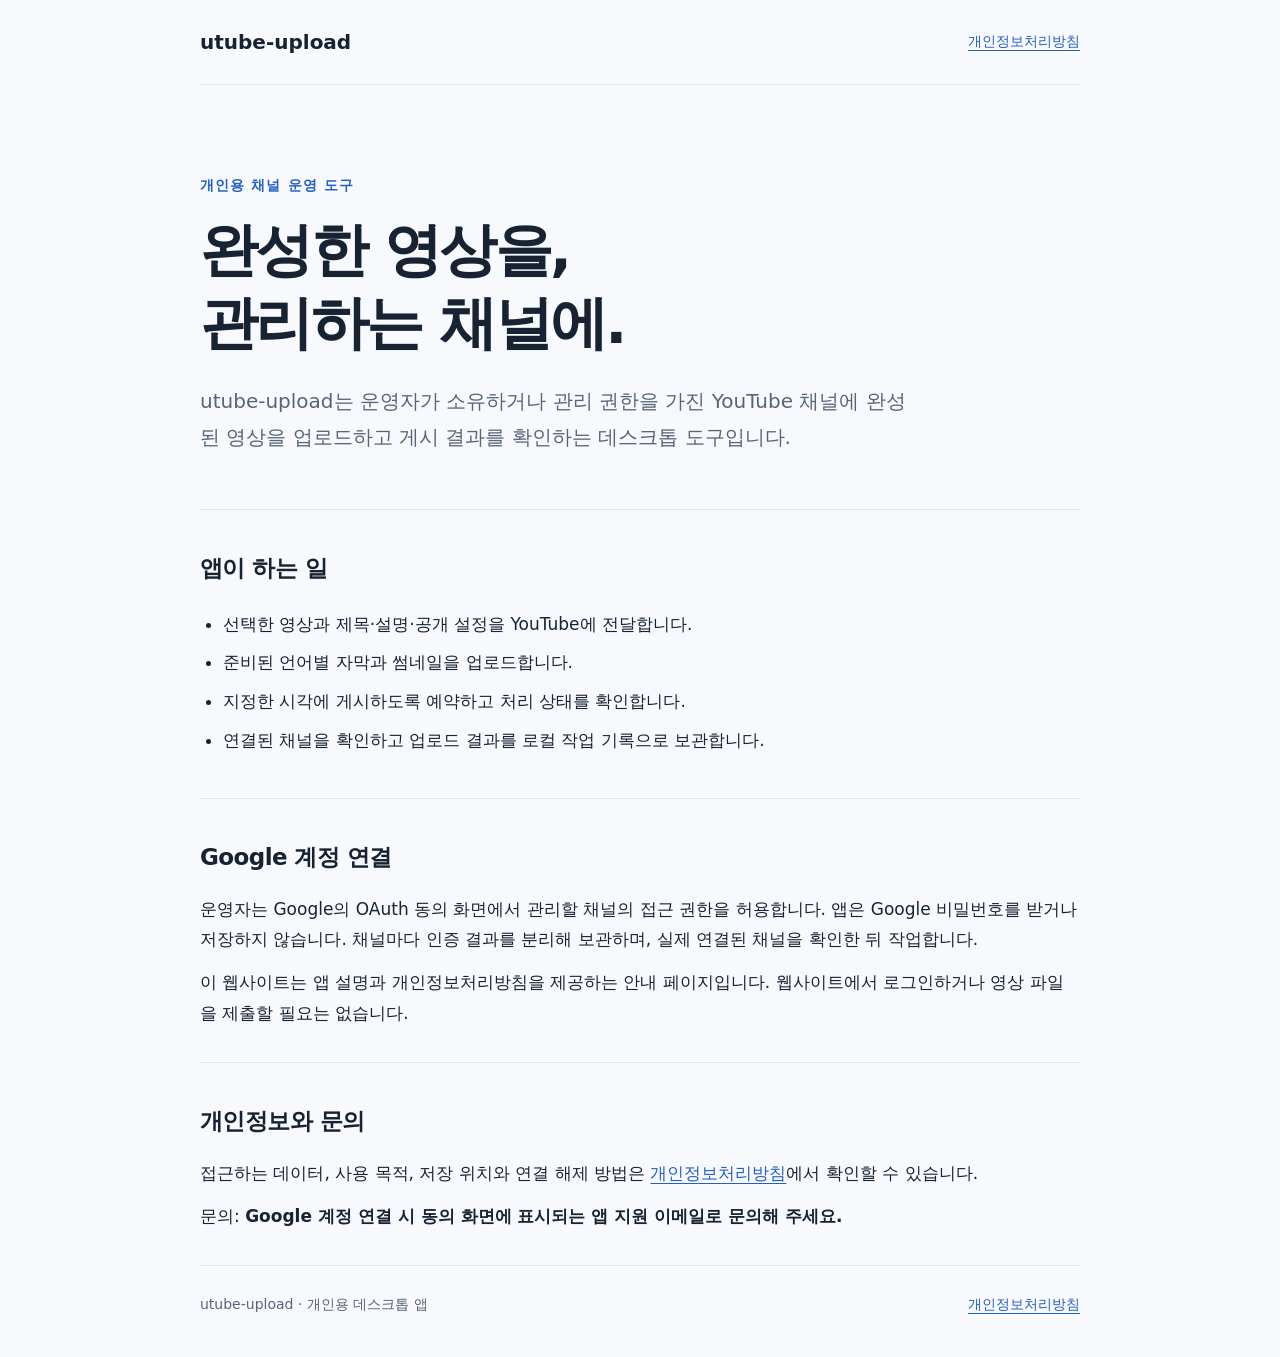
<file: index.html>
<!doctype html>
<html lang="ko">
<head>
  <meta charset="utf-8">
  <meta name="viewport" content="width=device-width, initial-scale=1">
  <meta name="description" content="utube-upload는 운영자가 관리하는 YouTube 채널의 영상, 자막, 썸네일과 예약 게시를 처리하는 개인용 데스크톱 도구입니다.">
  <title>utube-upload · 앱 안내</title>
  <link rel="stylesheet" href="./styles.css">
</head>
<body>
  <header class="shell"><a class="brand" href="./">utube-upload</a><nav aria-label="주 메뉴"><a href="./privacy.html">개인정보처리방침</a></nav></header>
  <main class="shell">
    <section class="intro">
      <p class="eyebrow">개인용 채널 운영 도구</p>
      <h1>완성한 영상을,<br>관리하는 채널에.</h1>
      <p class="lead">utube-upload는 운영자가 소유하거나 관리 권한을 가진 YouTube 채널에 완성된 영상을 업로드하고 게시 결과를 확인하는 데스크톱 도구입니다.</p>
    </section>
    <section class="section">
      <h2>앱이 하는 일</h2>
      <ul>
        <li>선택한 영상과 제목·설명·공개 설정을 YouTube에 전달합니다.</li>
        <li>준비된 언어별 자막과 썸네일을 업로드합니다.</li>
        <li>지정한 시각에 게시하도록 예약하고 처리 상태를 확인합니다.</li>
        <li>연결된 채널을 확인하고 업로드 결과를 로컬 작업 기록으로 보관합니다.</li>
      </ul>
    </section>
    <section class="section">
      <h2>Google 계정 연결</h2>
      <p>운영자는 Google의 OAuth 동의 화면에서 관리할 채널의 접근 권한을 허용합니다. 앱은 Google 비밀번호를 받거나 저장하지 않습니다. 채널마다 인증 결과를 분리해 보관하며, 실제 연결된 채널을 확인한 뒤 작업합니다.</p>
      <p>이 웹사이트는 앱 설명과 개인정보처리방침을 제공하는 안내 페이지입니다. 웹사이트에서 로그인하거나 영상 파일을 제출할 필요는 없습니다.</p>
    </section>
    <section class="section">
      <h2>개인정보와 문의</h2>
      <p>접근하는 데이터, 사용 목적, 저장 위치와 연결 해제 방법은 <a href="./privacy.html">개인정보처리방침</a>에서 확인할 수 있습니다.</p>
      <p>문의: <span data-support-email>Google 계정 연결 시 동의 화면에 표시되는 앱 지원 이메일로 문의해 주세요.</span></p>
    </section>
  </main>
  <footer class="shell">utube-upload · 개인용 데스크톱 앱 <a href="./privacy.html">개인정보처리방침</a></footer>
</body>
</html>
</file>
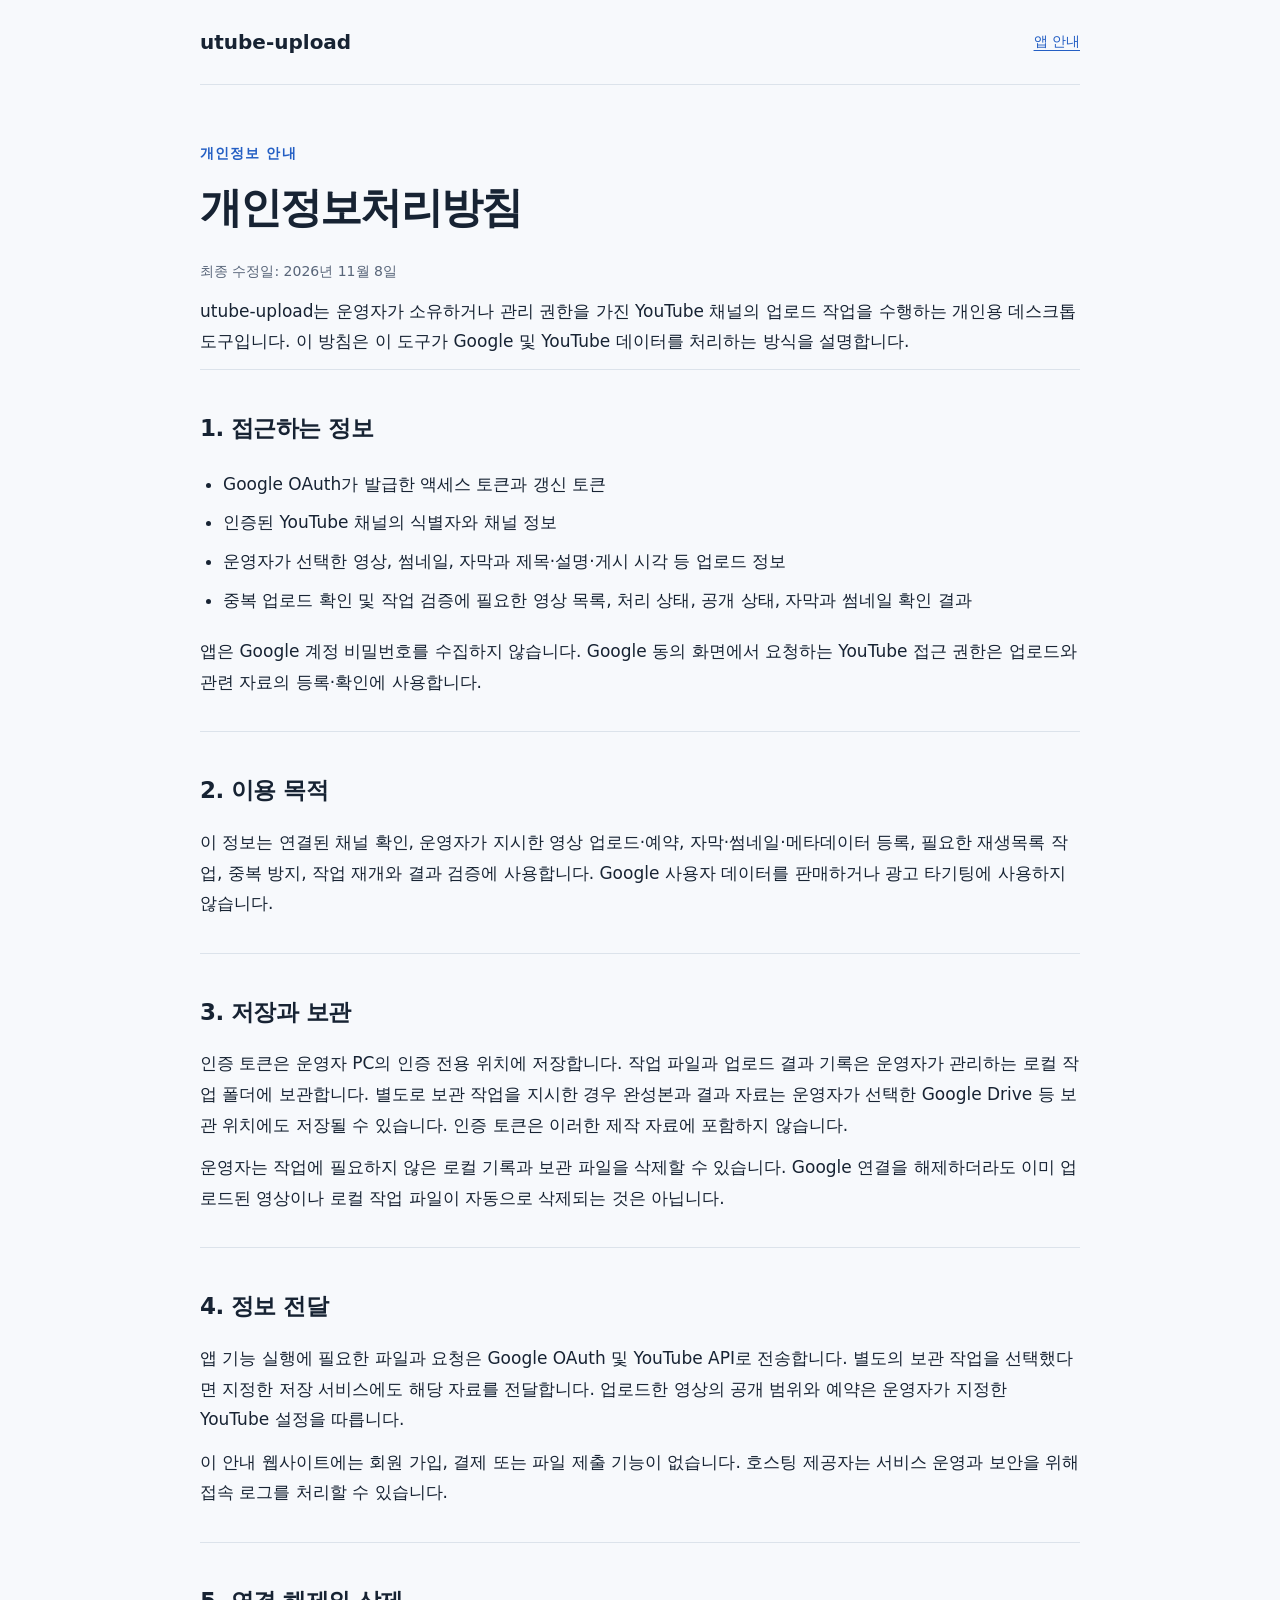
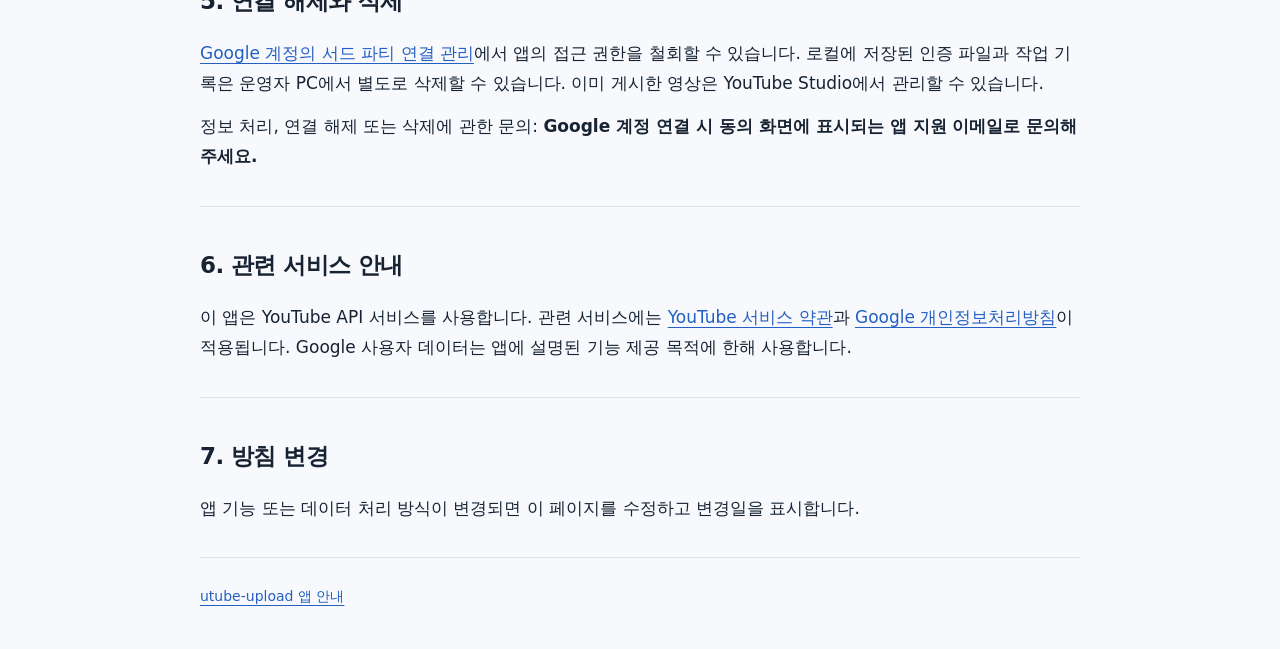
<file: privacy.html>
<!doctype html>
<html lang="ko">
<head>
  <meta charset="utf-8">
  <meta name="viewport" content="width=device-width, initial-scale=1">
  <meta name="description" content="utube-upload의 Google 및 YouTube 데이터 접근, 이용, 저장과 권한 철회 방법을 설명합니다.">
  <title>개인정보처리방침 · utube-upload</title>
  <link rel="stylesheet" href="./styles.css">
</head>
<body>
  <header class="shell"><a class="brand" href="./">utube-upload</a><nav aria-label="주 메뉴"><a href="./">앱 안내</a></nav></header>
  <main class="shell policy">
    <p class="eyebrow">개인정보 안내</p>
    <h1>개인정보처리방침</h1>
    <p class="muted">최종 수정일: 2026년 11월 8일</p>
    <p>utube-upload는 운영자가 소유하거나 관리 권한을 가진 YouTube 채널의 업로드 작업을 수행하는 개인용 데스크톱 도구입니다. 이 방침은 이 도구가 Google 및 YouTube 데이터를 처리하는 방식을 설명합니다.</p>
    <section class="section"><h2>1. 접근하는 정보</h2>
      <ul>
        <li>Google OAuth가 발급한 액세스 토큰과 갱신 토큰</li>
        <li>인증된 YouTube 채널의 식별자와 채널 정보</li>
        <li>운영자가 선택한 영상, 썸네일, 자막과 제목·설명·게시 시각 등 업로드 정보</li>
        <li>중복 업로드 확인 및 작업 검증에 필요한 영상 목록, 처리 상태, 공개 상태, 자막과 썸네일 확인 결과</li>
      </ul>
      <p>앱은 Google 계정 비밀번호를 수집하지 않습니다. Google 동의 화면에서 요청하는 YouTube 접근 권한은 업로드와 관련 자료의 등록·확인에 사용합니다.</p>
    </section>
    <section class="section"><h2>2. 이용 목적</h2>
      <p>이 정보는 연결된 채널 확인, 운영자가 지시한 영상 업로드·예약, 자막·썸네일·메타데이터 등록, 필요한 재생목록 작업, 중복 방지, 작업 재개와 결과 검증에 사용합니다. Google 사용자 데이터를 판매하거나 광고 타기팅에 사용하지 않습니다.</p>
    </section>
    <section class="section"><h2>3. 저장과 보관</h2>
      <p>인증 토큰은 운영자 PC의 인증 전용 위치에 저장합니다. 작업 파일과 업로드 결과 기록은 운영자가 관리하는 로컬 작업 폴더에 보관합니다. 별도로 보관 작업을 지시한 경우 완성본과 결과 자료는 운영자가 선택한 Google Drive 등 보관 위치에도 저장될 수 있습니다. 인증 토큰은 이러한 제작 자료에 포함하지 않습니다.</p>
      <p>운영자는 작업에 필요하지 않은 로컬 기록과 보관 파일을 삭제할 수 있습니다. Google 연결을 해제하더라도 이미 업로드된 영상이나 로컬 작업 파일이 자동으로 삭제되는 것은 아닙니다.</p>
    </section>
    <section class="section"><h2>4. 정보 전달</h2>
      <p>앱 기능 실행에 필요한 파일과 요청은 Google OAuth 및 YouTube API로 전송합니다. 별도의 보관 작업을 선택했다면 지정한 저장 서비스에도 해당 자료를 전달합니다. 업로드한 영상의 공개 범위와 예약은 운영자가 지정한 YouTube 설정을 따릅니다.</p>
      <p>이 안내 웹사이트에는 회원 가입, 결제 또는 파일 제출 기능이 없습니다. 호스팅 제공자는 서비스 운영과 보안을 위해 접속 로그를 처리할 수 있습니다.</p>
    </section>
    <section class="section"><h2>5. 연결 해제와 삭제</h2>
      <p><a href="https://myaccount.google.com/connections">Google 계정의 서드 파티 연결 관리</a>에서 앱의 접근 권한을 철회할 수 있습니다. 로컬에 저장된 인증 파일과 작업 기록은 운영자 PC에서 별도로 삭제할 수 있습니다. 이미 게시한 영상은 YouTube Studio에서 관리할 수 있습니다.</p>
      <p>정보 처리, 연결 해제 또는 삭제에 관한 문의: <span data-support-email>Google 계정 연결 시 동의 화면에 표시되는 앱 지원 이메일로 문의해 주세요.</span></p>
    </section>
    <section class="section"><h2>6. 관련 서비스 안내</h2>
      <p>이 앱은 YouTube API 서비스를 사용합니다. 관련 서비스에는 <a href="https://www.youtube.com/t/terms">YouTube 서비스 약관</a>과 <a href="https://policies.google.com/privacy">Google 개인정보처리방침</a>이 적용됩니다. Google 사용자 데이터는 앱에 설명된 기능 제공 목적에 한해 사용합니다.</p>
    </section>
    <section class="section"><h2>7. 방침 변경</h2>
      <p>앱 기능 또는 데이터 처리 방식이 변경되면 이 페이지를 수정하고 변경일을 표시합니다.</p>
    </section>
  </main>
  <footer class="shell"><a href="./">utube-upload 앱 안내</a></footer>
</body>
</html>
</file>
<file: styles.css>
:root{color-scheme:light;--ink:#172333;--muted:#586579;--line:#dce3eb;--accent:#245fc4;--paper:#f7f9fc}
*{box-sizing:border-box}body{margin:0;color:var(--ink);background:var(--paper);font-family:system-ui,-apple-system,"Segoe UI","Malgun Gothic",sans-serif;line-height:1.8;font-size:17px}a{color:var(--accent);text-underline-offset:4px}a:focus-visible{outline:3px solid var(--accent);outline-offset:5px}.shell{width:min(880px,100% - 48px);margin-inline:auto}header{display:flex;justify-content:space-between;align-items:center;gap:20px;padding-block:24px;border-bottom:1px solid var(--line)}.brand{font-size:20px;font-weight:750;color:var(--ink);text-decoration:none}nav{font-size:14px}.intro{padding:76px 0 42px}.eyebrow{color:var(--accent);font-size:14px;letter-spacing:.08em;font-weight:700}h1{font-size:clamp(34px,6vw,58px);line-height:1.25;letter-spacing:-.045em;margin:16px 0 24px}h2{font-size:23px;line-height:1.5;letter-spacing:-.025em}.lead{font-size:20px;color:var(--muted);max-width:720px}.section{padding:22px 0;border-top:1px solid var(--line)}p{margin:12px 0}ul{padding-left:23px}li{padding:4px 0}.muted{color:var(--muted);font-size:14px}.policy{padding-top:44px}.policy h1{font-size:clamp(30px,5vw,42px)}footer{padding:26px 0 40px;font-size:14px;color:var(--muted);border-top:1px solid var(--line);display:flex;justify-content:space-between;gap:16px;flex-wrap:wrap}[data-support-email]{font-weight:600}@media(max-width:520px){body{font-size:16px}.shell{width:calc(100% - 32px)}header{align-items:flex-start;flex-direction:column;gap:5px}.intro{padding-top:46px}.lead{font-size:18px}}
</file>
